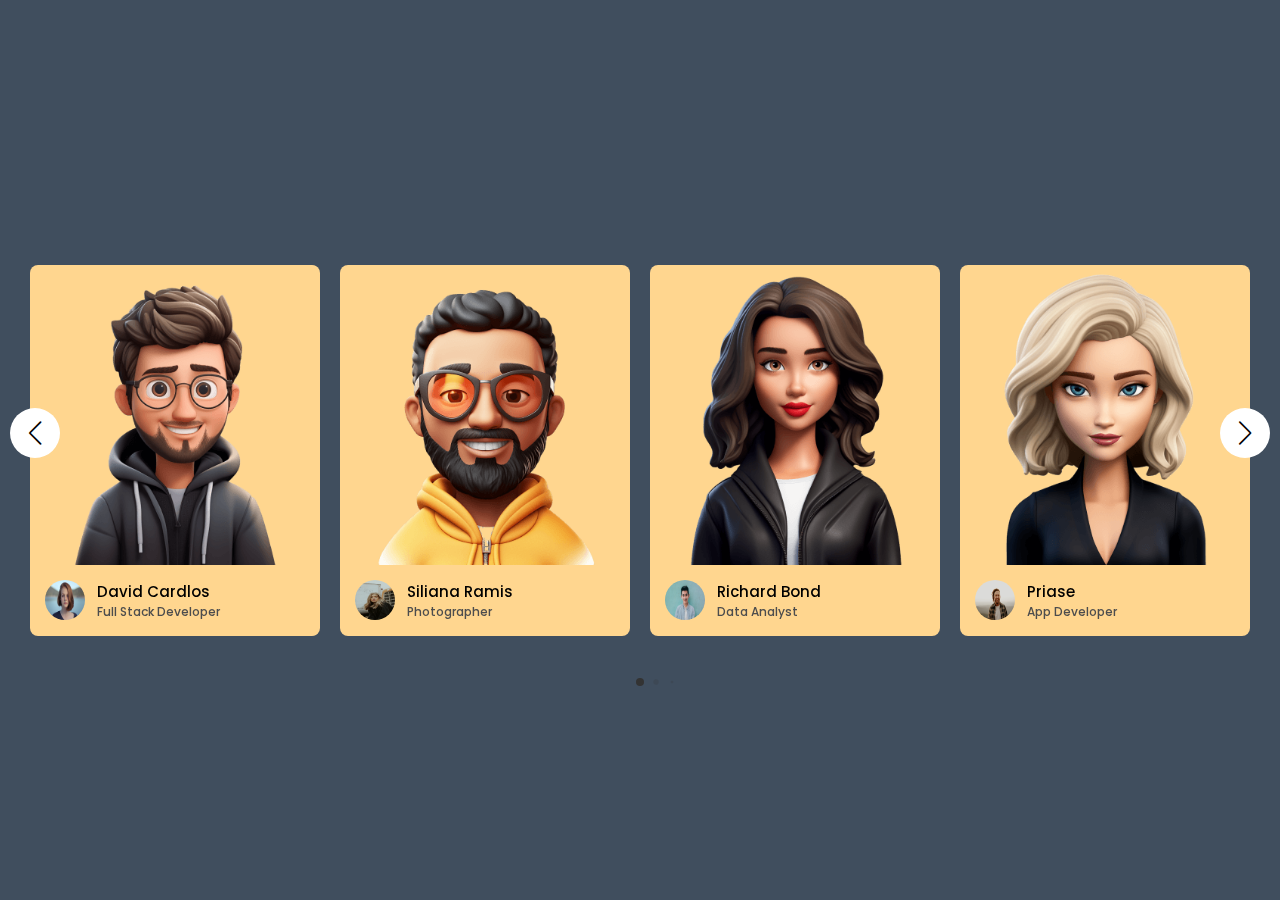
<file: Swiper2/index.html>
<!DOCTYPE html>
<!-- Website - www.codingnepalweb.com -->
<html lang="en">
  <head>
    <meta charset="UTF-8" />
    <meta http-equiv="X-UA-Compatible" content="IE=edge" />
    <meta name="viewport" content="width=device-width, initial-scale=1.0" />
    <title>Card Slider</title>

    <!-- Swiper CSS -->
    <link rel="stylesheet" href="CSS/swiper-bundle.min.css" />

    <!-- CSS -->
    <link rel="stylesheet" href="CSS/style.css" />
  </head>
  <body>
    <div class="container swiper">
      <div class="slide-container">
        <div class="card-wrapper swiper-wrapper">
          <div class="card swiper-slide">
            <div class="image-box">
              <img src="Images/showImg/avatar-1.png" alt="" />
            </div>
            <div class="profile-details">
              <img src="Images/profile/profile1.jpg" alt="" />
              <div class="name-job">
                <h3 class="name">David Cardlos</h3>
                <h4 class="job">Full Stack Developer</h4>
              </div>
            </div>
          </div>
          <div class="card swiper-slide">
            <div class="image-box">
              <img src="Images/showImg/avatar-2.png" alt="" />
            </div>
            <div class="profile-details">
              <img src="Images/profile/profile2.jpg" alt="" />
              <div class="name-job">
                <h3 class="name">Siliana Ramis</h3>
                <h4 class="job">Photographer</h4>
              </div>
            </div>
          </div>
          <div class="card swiper-slide">
            <div class="image-box">
              <img src="Images/showImg/avatar-3.png" alt="" />
            </div>
            <div class="profile-details">
              <img src="Images/profile/profile3.jpg" alt="" />
              <div class="name-job">
                <h3 class="name">Richard Bond</h3>
                <h4 class="job">Data Analyst</h4>
              </div>
            </div>
          </div>
          <div class="card swiper-slide">
            <div class="image-box">
              <img src="Images/showImg/avatar-4.png" alt="" />
            </div>
            <div class="profile-details">
              <img src="Images/profile/profile4.jpg" alt="" />
              <div class="name-job">
                <h3 class="name">Priase</h3>
                <h4 class="job">App Developer</h4>
              </div>
            </div>
          </div>
          <div class="card swiper-slide">
            <div class="image-box">
              <img src="Images/showImg/avatar-5.png" alt="" />
            </div>
            <div class="profile-details">
              <img src="Images/profile/profile5.jpg" alt="" />
              <div class="name-job">
                <h3 class="name">James Laze</h3>
                <h4 class="job">Blogger</h4>
              </div>
            </div>
          </div>
        </div>
      </div>
      <div class="swiper-button-next swiper-navBtn"></div>
      <div class="swiper-button-prev swiper-navBtn"></div>
      <div class="swiper-pagination"></div>
    </div>

    <script src="JS/swiper-bundle.min.js"></script>
    <script src="JS/script.js"></script>
  </body>
</html>
</file>
<file: Swiper2/CSS/style.css>
/* Google Fonts - Poppins */
@import url("https://fonts.googleapis.com/css2?family=Poppins:wght@300;400;500;600&display=swap");

* {
  margin: 0;
  padding: 0;
  box-sizing: border-box;
  font-family: "Poppins", sans-serif;
}
body {
  min-height: 100vh;
  display: flex;
  align-items: center;
  justify-content: center;
  background: hsl(212, 19%, 31%);

}
.container {
  max-width: 1400px;
  width: 100%;
  padding: 60px 0;
}
.slide-container {
  margin: 0 30px;
  overflow: hidden;
}
.card {
  background: #fff;
  border-radius: 8px;
  background-color: hsl(38, 100%, 78%);
}
.card .image-box {
  height: 300px;
}
.card .image-box img {
  width: 100%;
  height: 100%;
  border-radius: 8px 8px 0 0;
}
.card .profile-details {
  display: flex;
  align-items: center;
  column-gap: 12px;
  padding: 15px;
}
.card .profile-details img {
  height: 40px;
  width: 40px;
  border-radius: 50%;
}
.profile-details .name {
  font-size: 15px;
  font-weight: 500;
}
.profile-details .job {
  font-size: 12px;
  font-weight: 500;
  color: #4d4d4d;
}

.swiper-navBtn {
  color: #000;
  height: 50px;
  width: 50px;
  transform: translateY(-40%);
  background: #fff;
  border-radius: 50%;
}
.swiper-navBtn::before,
.swiper-navBtn::after {
  font-size: 24px;
}

.swiper-pagination-bullet {
  background-color: #333;
}

@media screen and (max-width: 768px) {
  .swiper-navBtn {
    display: none;
  }
}
</file>
